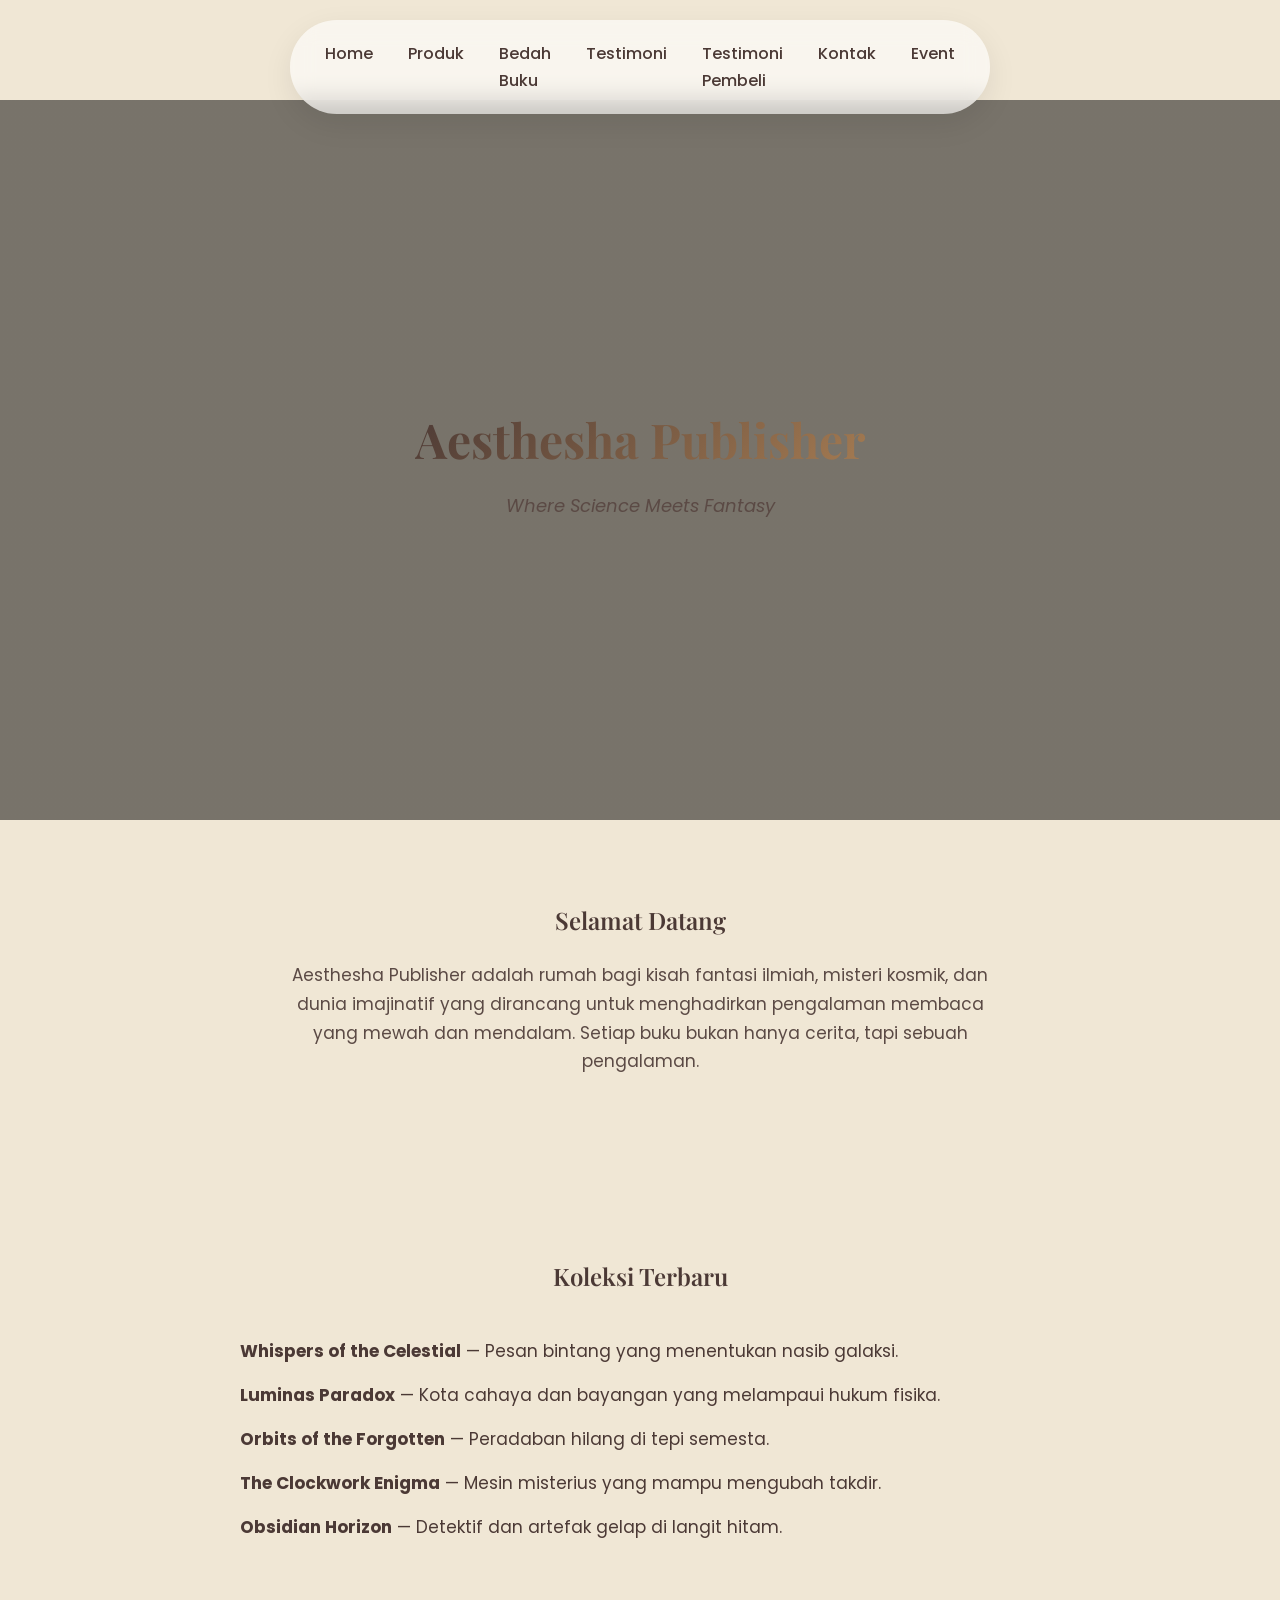
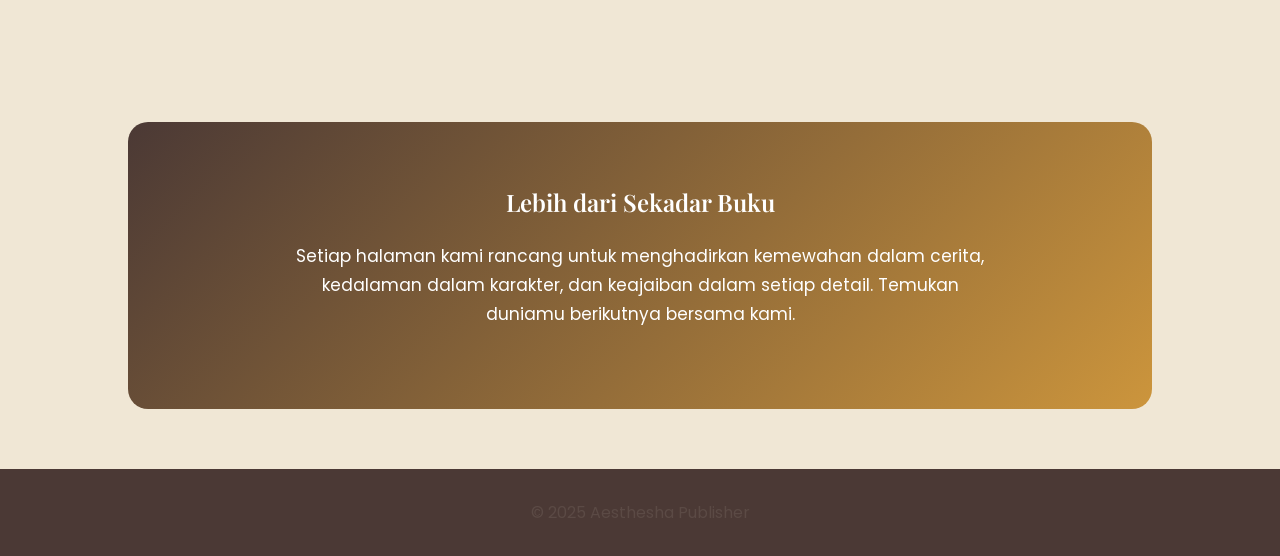
<file: index.html>
<!DOCTYPE html>
<html lang="id">
<head>
    <meta charset="UTF-8">
    <meta name="viewport" content="width=device-width, initial-scale=1.0">
    <title>Aesthesha Publisher</title>

    <!-- Google Fonts -->
    <link href="https://fonts.googleapis.com/css2?family=Poppins:wght@300;400;500;600;700&family=Playfair+Display:wght@500;600;700&display=swap" rel="stylesheet">

    <!-- CSS -->
    <link rel="stylesheet" href="style.css">
</head>
<body>

<!-- NAVBAR -->
<nav>
    <a href="index.html">Home</a>
    <a href="produk.html">Produk</a>
    <a href="bedah-buku.html">Bedah Buku</a>
    <a href="testimoni.html">Testimoni</a>
    <a href="tampil-testimoni.html">Testimoni Pembeli</a>
    <a href="kontak.html">Kontak</a>
    <a href="event.html">Event</a>
</nav>

<!-- HERO -->
<section class="hero-intro">
    <div class="hero-content">
        <h1 style="color: white;">Aesthesha Publisher</h1>
        <p class="tagline">Where Science Meets Fantasy</p>
    </div>
</section>

<!-- INTRO -->
<section class="intro">
    <h2>Selamat Datang</h2>
    <p>
        Aesthesha Publisher adalah rumah bagi kisah fantasi ilmiah,
        misteri kosmik, dan dunia imajinatif yang dirancang untuk
        menghadirkan pengalaman membaca yang mewah dan mendalam.
        Setiap buku bukan hanya cerita, tapi sebuah pengalaman.
    </p>
</section>

<!-- COLLECTION HIGHLIGHT -->
<section class="collection">
    <h2>Koleksi Terbaru</h2>
    <ul>
        <li><strong>Whispers of the Celestial</strong> — Pesan bintang yang menentukan nasib galaksi.</li>
        <li><strong>Luminas Paradox</strong> — Kota cahaya dan bayangan yang melampaui hukum fisika.</li>
        <li><strong>Orbits of the Forgotten</strong> — Peradaban hilang di tepi semesta.</li>
        <li><strong>The Clockwork Enigma</strong> — Mesin misterius yang mampu mengubah takdir.</li>
        <li><strong>Obsidian Horizon</strong> — Detektif dan artefak gelap di langit hitam.</li>
    </ul>
</section>

<!-- CLOSING -->
<section class="closing">
    <h2>Lebih dari Sekadar Buku</h2>
    <p style="color: white;">
        Setiap halaman kami rancang untuk menghadirkan kemewahan dalam cerita,
        kedalaman dalam karakter, dan keajaiban dalam setiap detail.
        Temukan duniamu berikutnya bersama kami.
    </p>
</section>

<!-- FOOTER -->
<footer>
    <p>&copy; 2025 Aesthesha Publisher</p>
</footer>

</body>

</html>
</file>
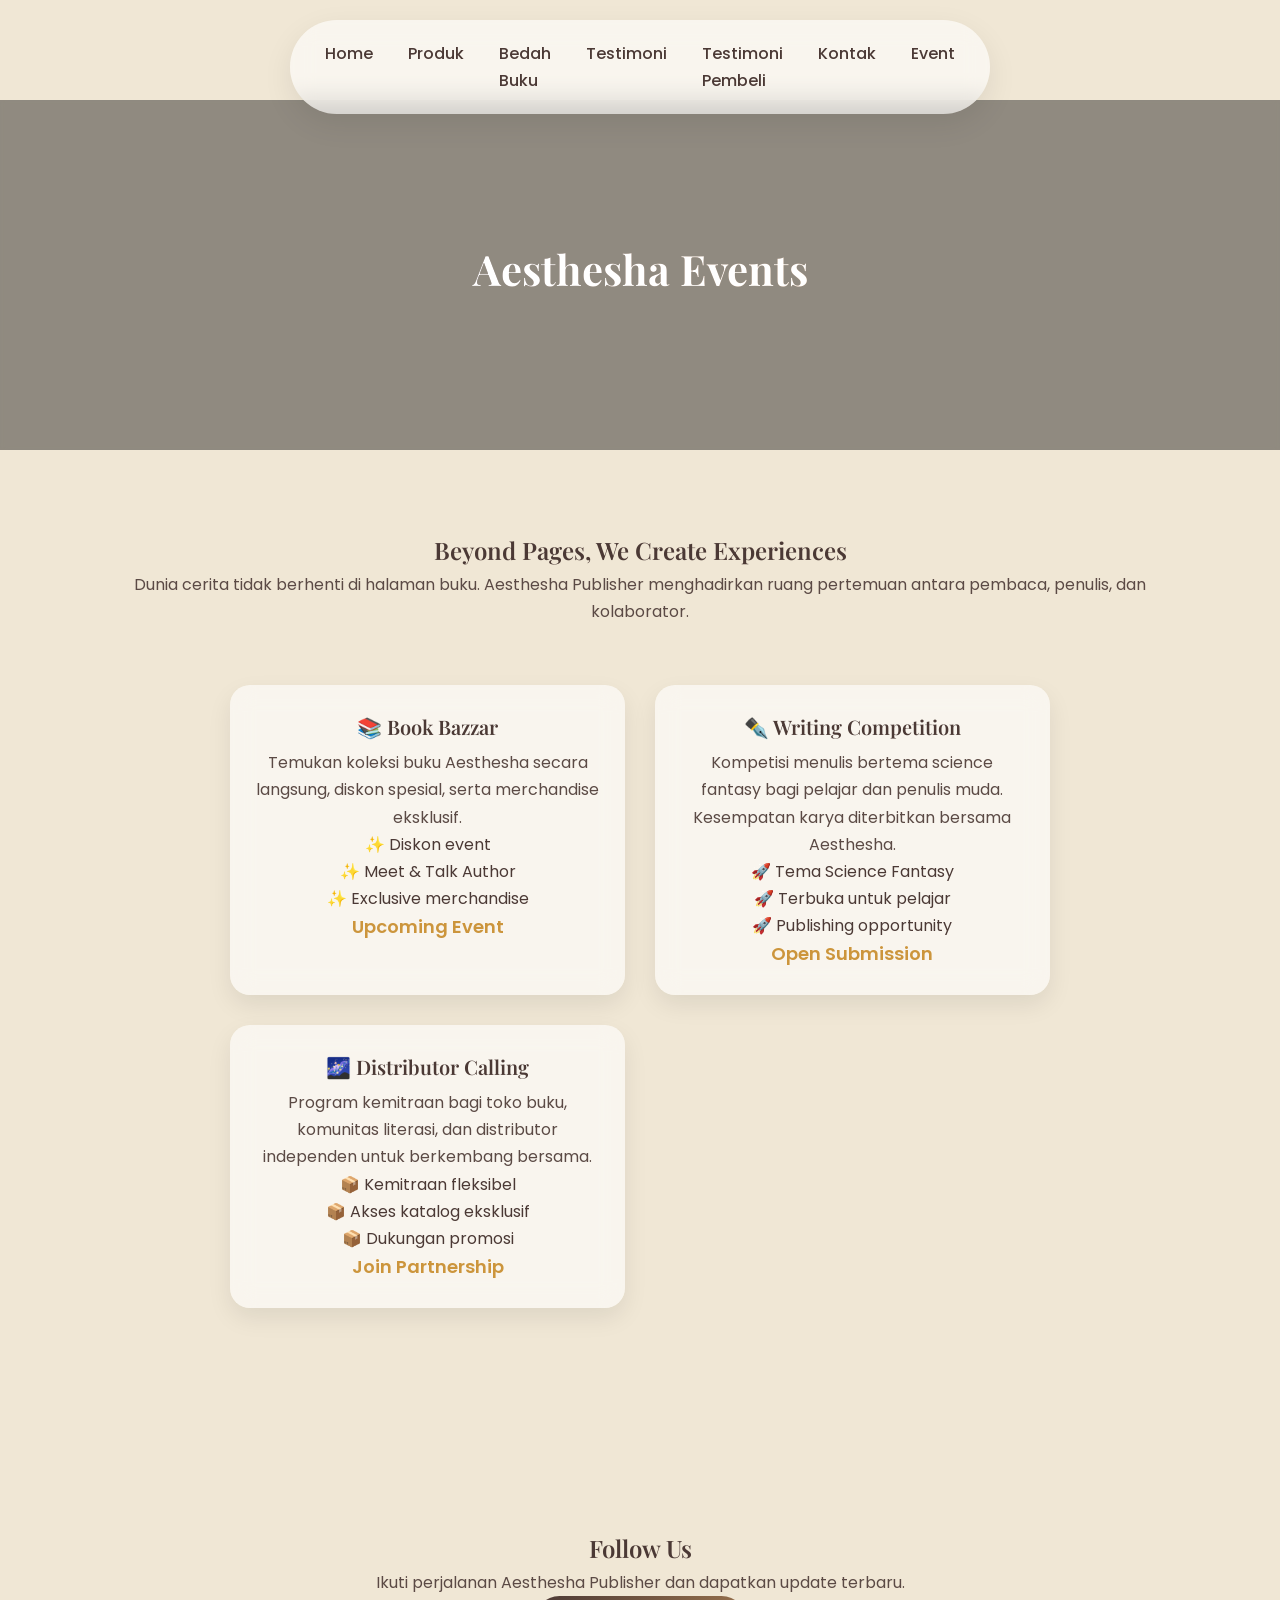
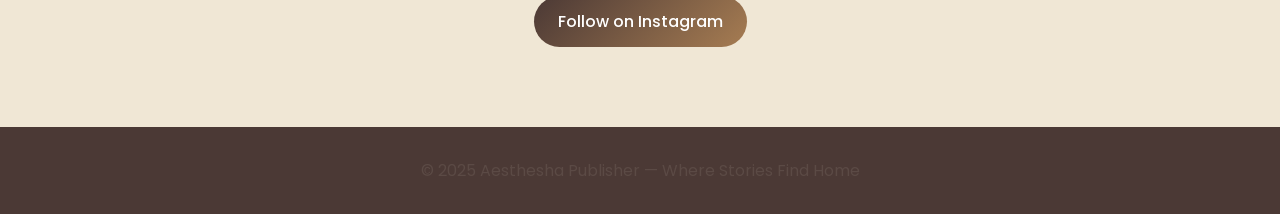
<file: event.html>
<!DOCTYPE html>
<html lang="id">
<head>
<meta charset="UTF-8">
<meta name="viewport" content="width=device-width, initial-scale=1.0">
<title>Event | Aesthesha Publisher</title>

<link rel="stylesheet" href="style.css">
</head>

<body>

<!-- NAVBAR (langsung ikut style kamu) -->
<nav>
    <a href="index.html">Home</a>
    <a href="produk.html">Produk</a>
    <a href="bedah-buku.html">Bedah Buku</a>
    <a href="testimoni.html">Testimoni</a>
    <a href="tampil-testimoni.html">Testimoni Pembeli</a>
    <a href="kontak.html">Kontak</a>
    <a href="event.html">Event</a>
</nav>

<!-- HERO (pakai class kamu) -->
<div class="sub-header">
    <h1>Aesthesha Events</h1>
</div>

<!-- SECTION EVENT -->
<section>

<h2>Beyond Pages, We Create Experiences</h2>
<p>
Dunia cerita tidak berhenti di halaman buku.
Aesthesha Publisher menghadirkan ruang pertemuan
antara pembaca, penulis, dan kolaborator.
</p>

<!-- GRID IKUT STYLE PRODUK -->
<div class="daftar-produk">

    <!-- EVENT 1 -->
    <div class="produk">
        <h2>📚 Book Bazzar</h2>
        <p>
        Temukan koleksi buku Aesthesha secara langsung,
        diskon spesial, serta merchandise eksklusif.
        </p>

        <ul style="list-style:none; padding:0;">
            <li>✨ Diskon event</li>
            <li>✨ Meet & Talk Author</li>
            <li>✨ Exclusive merchandise</li>
        </ul>

        <p class="harga">Upcoming Event</p>
    </div>

    <!-- EVENT 2 -->
    <div class="produk">
        <h2>✒️ Writing Competition</h2>
        <p>
        Kompetisi menulis bertema science fantasy
        bagi pelajar dan penulis muda.
        Kesempatan karya diterbitkan bersama Aesthesha.
        </p>

        <ul style="list-style:none; padding:0;">
            <li>🚀 Tema Science Fantasy</li>
            <li>🚀 Terbuka untuk pelajar</li>
            <li>🚀 Publishing opportunity</li>
        </ul>

        <p class="harga">Open Submission</p>
    </div>

    <!-- EVENT 3 -->
    <div class="produk">
        <h2>🌌 Distributor Calling</h2>
        <p>
        Program kemitraan bagi toko buku,
        komunitas literasi, dan distributor independen
        untuk berkembang bersama.
        </p>

        <ul style="list-style:none; padding:0;">
            <li>📦 Kemitraan fleksibel</li>
            <li>📦 Akses katalog eksklusif</li>
            <li>📦 Dukungan promosi</li>
        </ul>

        <p class="harga">Join Partnership</p>
    </div>

</div>

</section>

<!-- CLOSING (pakai style kamu) -->
 <section class="follow-us">
    <h2>Follow Us</h2>
    <p>Ikuti perjalanan Aesthesha Publisher dan dapatkan update terbaru.</p>

    <a href="https://instagram.com/bittersyuit" target="_blank" class="btn-kembali">
        Follow on Instagram
    </a>
</section>

<footer>
<p>© 2025 Aesthesha Publisher — Where Stories Find Home</p>
</footer>

</body>

</html>
</file>
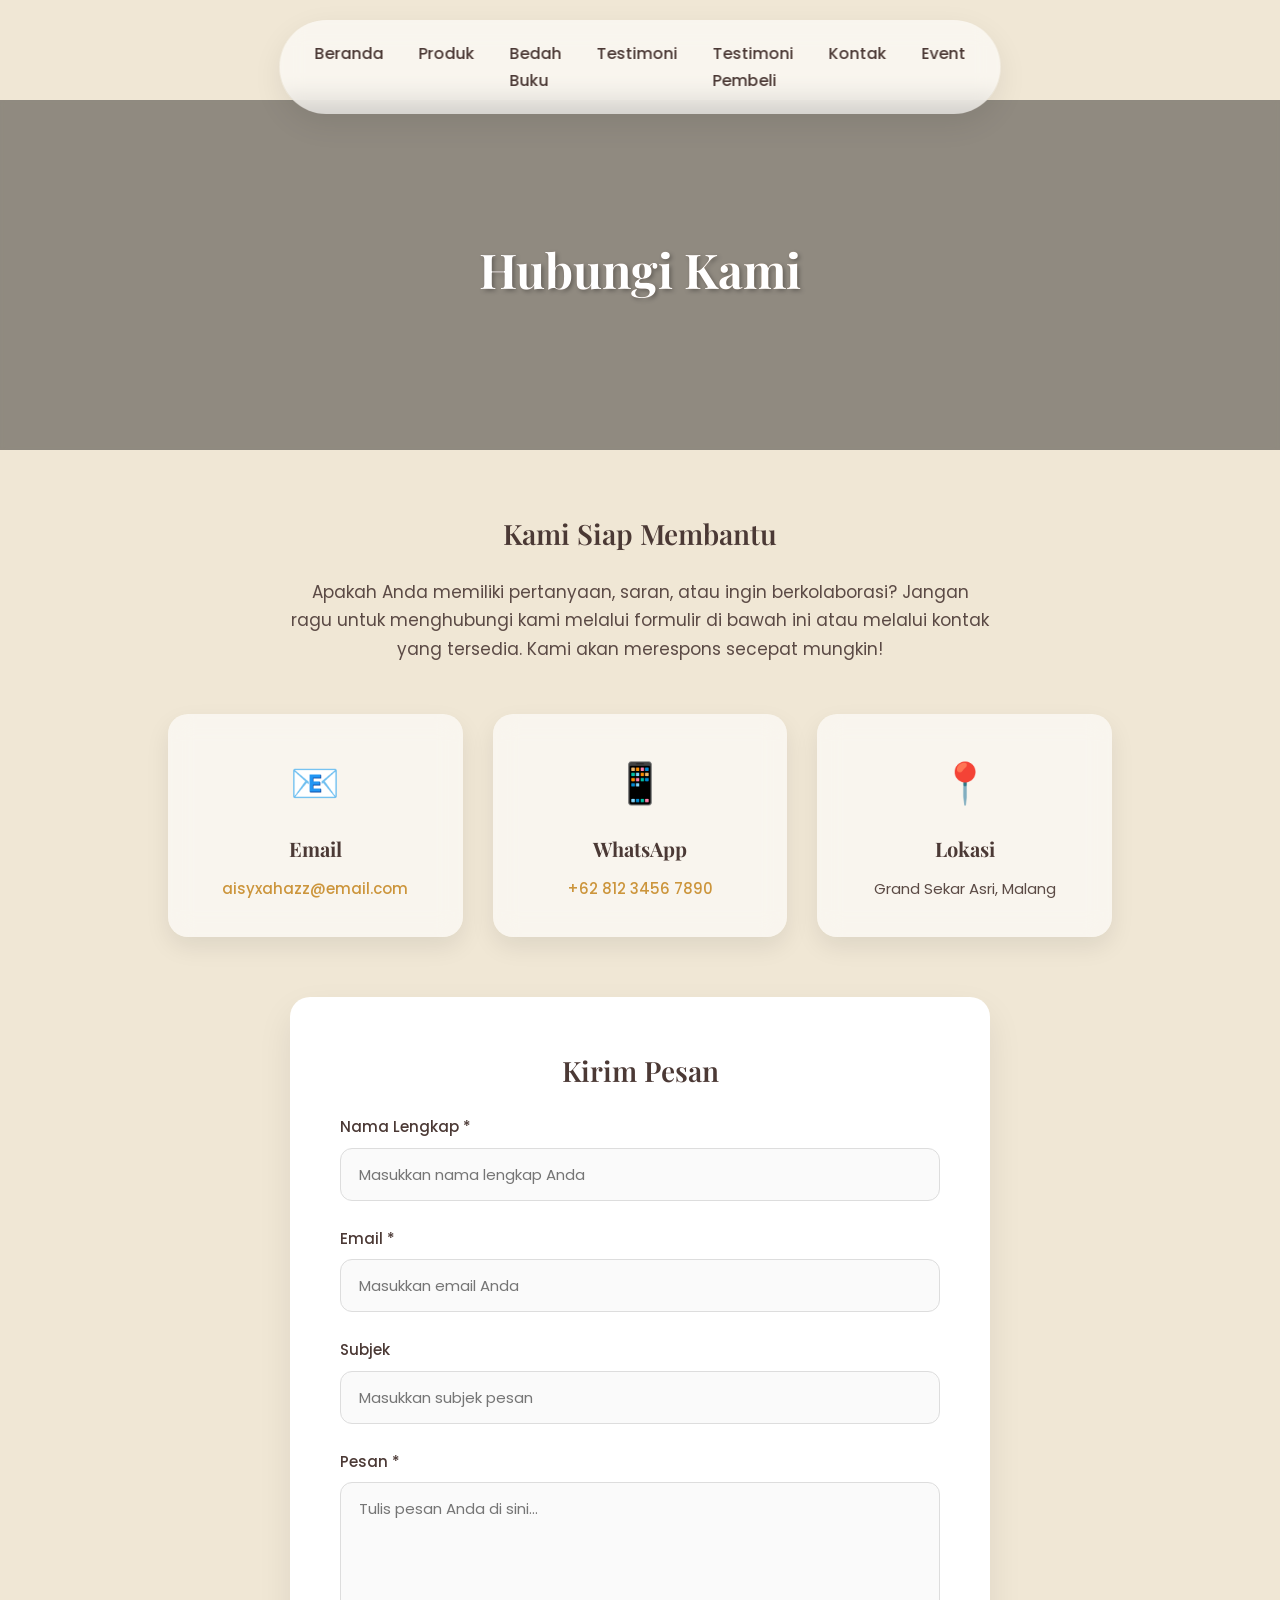
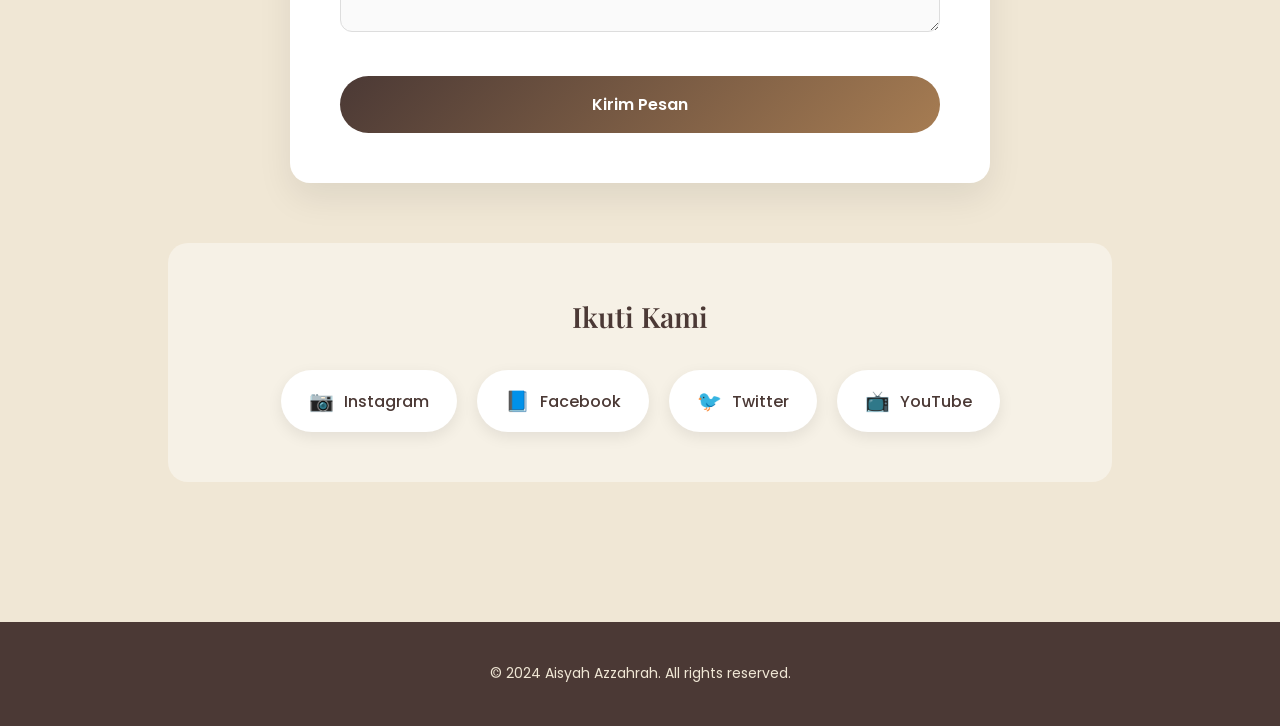
<file: kontak.html>
<!DOCTYPE html>
<html lang="id">
<head>
    <meta charset="UTF-8">
    <meta name="viewport" content="width=device-width, initial-scale=1.0">
    <title>Hubungi Kami - Aisyah Azzahrah</title>
    <link rel="preconnect" href="https://fonts.googleapis.com">
    <link rel="preconnect" href="https://fonts.gstatic.com" crossorigin>
    <link href="https://fonts.googleapis.com/css2?family=Playfair+Display:wght@500;600;700&family=Poppins:wght@300;400;500;600&display=swap" rel="stylesheet">
    <style>
        /* ===== ROOT COLORS ===== */
        :root {
            --primary: #4b3935;
            --secondary: #cc953c;
            --cream: #F0E7D5;
            --soft-bg: #f8f5ee;
            --gradient: linear-gradient(135deg, #4b3935, #a67c52);
        }

        /* ===== GLOBAL ===== */
        * { box-sizing: border-box; margin: 0; padding: 0; transition: all 0.3s ease-in-out; }
        body {
            font-family: 'Poppins', sans-serif;
            line-height: 1.7;
            background: var(--cream);
            color: var(--primary);
        }
        a { text-decoration: none; }

        /* ===== NAVBAR ===== */
        nav {
            position: fixed;
            top: 20px;
            left: 50%;
            transform: translateX(-50%);
            background: rgba(255,255,255,0.6);
            backdrop-filter: blur(12px);
            padding: 14px 35px;
            border-radius: 50px;
            display: flex;
            gap: 35px;
            box-shadow: 0 10px 30px rgba(0,0,0,0.08);
            z-index: 1000;
        }
        nav a {
            color: var(--primary);
            font-weight: 500;
            position: relative;
            padding: 6px 0;
        }
        nav a::after {
            content: "";
            position: absolute;
            width: 0%;
            height: 2px;
            bottom: 0;
            left: 0;
            background: var(--secondary);
            transition: 0.3s ease;
        }
        nav a:hover::after { width: 100%; }
        nav a:hover { color: var(--secondary); }
        nav a.active { color: var(--secondary); }
        nav a.active::after { width: 100%; }

        body { padding-top: 100px; }

        /* ===== HERO / SUB HEADER ===== */
        .sub-header {
            height: 350px;
            background-image: url(https://i.pinimg.com/1200x/c6/0b/34/c60b342e18bf46564493414c7ae3e330.jpg);
            background-size: cover;
            background-position: center;
            display: flex;
            justify-content: center;
            align-items: center;
            position: relative;
            color: white;
            font-size: 40px;
            font-weight: 600;
        }
        .sub-header::after {
            content: "";
            position: absolute;
            inset: 0;
            background: rgba(0,0,0,0.4);
            backdrop-filter: blur(3px);
        }
        .sub-header h1 {
            position: relative;
            z-index: 2;
            font-family: 'Playfair Display', serif;
            font-size: 48px;
            -webkit-text-fill-color: white;
            text-shadow: 2px 2px 4px rgba(0,0,0,0.3);
        }

        /* ===== HEADINGS ===== */
        h1 {
            font-family: 'Playfair Display', serif;
            font-size: 42px;
            text-align: center;
            background: var(--gradient);
            -webkit-background-clip: text;
            -webkit-text-fill-color: transparent;
            margin-bottom: 10px;
        }
        h2 {
            font-family: 'Playfair Display', serif;
            font-weight: 600;
            text-align: center;
            font-size: 28px;
            margin-bottom: 20px;
        }
        p {
            font-size: 16px;
            color: #5b4a45;
        }

        /* ===== CONTACT SECTION ===== */
        .contact-section {
            padding: 60px 10%;
            max-width: 1200px;
            margin: 0 auto;
        }

        .contact-intro {
            text-align: center;
            max-width: 700px;
            margin: 0 auto 50px;
        }
        .contact-intro p {
            font-size: 17px;
        }

        /* ===== CONTACT CARDS ===== */
        .contact-cards {
            display: grid;
            grid-template-columns: repeat(auto-fit, minmax(280px, 1fr));
            gap: 30px;
            margin-bottom: 60px;
        }

        .contact-card {
            background: rgba(255, 255, 255, 0.6);
            backdrop-filter: blur(12px);
            border-radius: 20px;
            padding: 35px 25px;
            text-align: center;
            box-shadow: 0 10px 25px rgba(0,0,0,0.08);
        }
        .contact-card:hover {
            transform: translateY(-10px);
            box-shadow: 0 20px 40px rgba(0,0,0,0.15);
        }
        .contact-card .icon {
            font-size: 40px;
            margin-bottom: 15px;
        }
        .contact-card h3 {
            font-family: 'Playfair Display', serif;
            font-size: 20px;
            margin-bottom: 10px;
            color: var(--primary);
        }
        .contact-card p {
            color: #5b4a45;
            font-size: 15px;
        }
        .contact-card a {
            color: var(--secondary);
            font-weight: 500;
        }
        .contact-card a:hover {
            color: var(--primary);
        }

        /* ===== FORM STYLE ===== */
        .form-container {
            max-width: 700px;
            margin: 0 auto;
            padding: 50px;
            background: white;
            border-radius: 20px;
            box-shadow: 0 15px 35px rgba(0,0,0,0.08);
        }

        .form-group {
            margin-bottom: 25px;
        }

        .form-group label {
            display: block;
            margin-bottom: 8px;
            font-weight: 500;
            color: var(--primary);
            font-size: 15px;
        }

        form input,
        form select,
        form textarea {
            width: 100%;
            padding: 14px 18px;
            margin-bottom: 0;
            border-radius: 12px;
            border: 1px solid #ddd;
            background: #fafafa;
            font-family: 'Poppins', sans-serif;
            font-size: 15px;
            color: var(--primary);
        }

        form input:focus,
        form select:focus,
        form textarea:focus {
            border-color: var(--secondary);
            box-shadow: 0 0 0 4px rgba(204,149,60,0.15);
            outline: none;
        }

        form textarea {
            min-height: 150px;
            resize: vertical;
        }

        /* ===== BUTTON ===== */
        .btn-submit {
            display: inline-block;
            width: 100%;
            padding: 16px 32px;
            border-radius: 50px;
            background: var(--gradient);
            color: white;
            border: none;
            cursor: pointer;
            font-weight: 600;
            font-size: 16px;
            font-family: 'Poppins', sans-serif;
            margin-top: 10px;
        }
        .btn-submit:hover {
            transform: scale(1.02);
            box-shadow: 0 15px 30px rgba(0,0,0,0.2);
        }

        /* ===== SOCIAL MEDIA ===== */
        .social-section {
            text-align: center;
            margin-top: 60px;
            padding: 50px 10%;
            background: rgba(255,255,255,0.4);
            border-radius: 20px;
        }
        .social-section h2 {
            margin-bottom: 30px;
        }
        .social-links {
            display: flex;
            justify-content: center;
            gap: 20px;
            flex-wrap: wrap;
        }
        .social-links a {
            display: inline-flex;
            align-items: center;
            gap: 10px;
            padding: 14px 28px;
            background: white;
            border-radius: 50px;
            color: var(--primary);
            font-weight: 500;
            box-shadow: 0 5px 15px rgba(0,0,0,0.08);
        }
        .social-links a:hover {
            background: var(--gradient);
            color: white;
            transform: translateY(-5px);
            box-shadow: 0 10px 25px rgba(0,0,0,0.15);
        }
        .social-links .icon {
            font-size: 20px;
        }

        /* ===== SUCCESS MESSAGE ===== */
        .success-message {
            background: #d4edda;
            color: #155724;
            padding: 16px 20px;
            border-radius: 12px;
            margin-bottom: 25px;
            display: none;
            text-align: center;
            font-weight: 500;
        }

        /* ===== FOOTER ===== */
        footer {
            text-align: center;
            padding: 40px;
            background: var(--primary);
            color: var(--cream);
            margin-top: 80px;
        }
        footer p {
            color: var(--cream);
            font-size: 14px;
        }

        /* ===== RESPONSIVE ===== */
        @media (max-width: 768px) {
            nav {
                padding: 12px 20px;
                gap: 20px;
                width: 90%;
            }
            .sub-header {
                height: 280px;
            }
            .sub-header h1 {
                font-size: 32px;
            }
            .contact-section {
                padding: 40px 5%;
            }
            .form-container {
                padding: 30px 20px;
            }
            .social-links {
                flex-direction: column;
                align-items: center;
            }
            .social-links a {
                width: 100%;
                max-width: 250px;
                justify-content: center;
            }
        }
    </style>
</head>
<body>
    <!-- NAVBAR -->
<nav>
    <a href="index.html">Beranda</a>
    <a href="produk.html">Produk</a>
    <a href="bedah-buku.html">Bedah Buku</a>
    <a href="testimoni.html">Testimoni</a>
    <a href="tampil-testimoni.html">Testimoni Pembeli</a>
    <a href="kontak.html">Kontak</a>
    <a href="event.html">Event</a>
</nav>
    <!-- HERO SECTION -->
    <div class="sub-header">
        <h1>Hubungi Kami</h1>
    </div>

    <!-- CONTACT SECTION -->
    <section class="contact-section">
        <div class="contact-intro">
            <h2>Kami Siap Membantu</h2>
            <p>Apakah Anda memiliki pertanyaan, saran, atau ingin berkolaborasi? Jangan ragu untuk menghubungi kami melalui formulir di bawah ini atau melalui kontak yang tersedia. Kami akan merespons secepat mungkin!</p>
        </div>

        <!-- Contact Cards -->
        <div class="contact-cards">
            <div class="contact-card">
                <div class="icon">📧</div>
                <h3>Email</h3>
                <p><a href="mailto:aisyxahazz@email.com">aisyxahazz@email.com</a></p>
            </div>
            <div class="contact-card">
                <div class="icon">📱</div>
                <h3>WhatsApp</h3>
                <p><a href="https://wa.me/6281234567890">+62 812 3456 7890</a></p>
            </div>
                <div class="contact-card">
                <div class="icon">📍</div>
                <h3>Lokasi</h3>
                <p><a href="https://www.google.com/maps?q=Grand+Sekar+Asri+Sumbersekar+Dau+Malang+Jawa+Timur" target="_blank"></a> Grand Sekar Asri, Malang</p>
            </div>
        </div>

        <!-- Contact Form -->
        <div class="form-container">
            <h2>Kirim Pesan</h2>
            
            <div class="success-message" id="successMessage">
                ✓ Pesan Anda telah terkirim! Terima kasih telah menghubungi kami.
            </div>

            <form id="contactForm" action="https://formspree.io/f/meelwwdr" method="POST">
                <div class="form-group">
                    <label for="name">Nama Lengkap *</label>
                    <input type="text" id="name" name="name" required placeholder="Masukkan nama lengkap Anda">
                </div>

                <div class="form-group">
                    <label for="email">Email *</label>
                    <input type="email" id="email" name="email" required placeholder="Masukkan email Anda">
                </div>

                <div class="form-group">
                    <label for="subject">Subjek</label>
                    <input type="text" id="subject" name="subject" placeholder="Masukkan subjek pesan">
                </div>

                <div class="form-group">
                    <label for="message">Pesan *</label>
                    <textarea id="message" name="message" required placeholder="Tulis pesan Anda di sini..."></textarea>
                </div>

                <button type="submit" class="btn-submit">Kirim Pesan</button>
            </form>
        </div>

        <!-- Social Media -->
        <div class="social-section">
            <h2>Ikuti Kami</h2>
            <div class="social-links">
                <a href="https://instagram.com/bittersyuit" target="_blank">
                    <span class="icon">📷</span>
                    <span>Instagram</span>
                </a>
                <a href="https://twitter.com/username_kamu" target="_blank">
                    <span class="icon">📘</span>
                    <span>Facebook</span>
                </a>
                <a href="https://x.com/bittersyuit" target="_blank">
                    <span class="icon">🐦</span>
                    <span>Twitter</span>
                </a>
                <a href="https://youtube.com/@aisyahazz" target="_blank">
                    <span class="icon">📺</span>
                    <span>YouTube</span>
                </a>
            </div>
        </div>
    </section>

    <!-- FOOTER -->
    <footer>
        <p>&copy; 2024 Aisyah Azzahrah. All rights reserved.</p>
    </footer>

    <script>
        document.getElementById('contactForm').addEventListener('submit', function(e) {
            e.preventDefault();
            
            // Show success message
            document.getElementById('successMessage').style.display = 'block';
            
            // Reset form
            this.reset();
            
            // Hide message after 5 seconds
            setTimeout(function() {
                document.getElementById('successMessage').style.display = 'none';
            }, 5000);
        });
    </script>
</body>

</html>
</file>
<file: style.css>
@import url('https://fonts.googleapis.com/css2?family=Poppins:wght@300;400;500;600;700&family=Playfair+Display:wght@500;600;700&display=swap');
:root {
    --primary: #4b3935;
    --secondary: #cc953c;
    --cream: #F0E7D5;
    --soft-bg: #f8f5ee;
    --gradient: linear-gradient(135deg, #4b3935, #a67c52);
}

/* =========================
   GLOBAL STYLE
========================= */
body {
    margin: 0;
    padding: 0;
    font-family: 'Poppins', sans-serif;
    background: var(--soft-bg);
    color: var(--primary);
    line-height: 1.7;
}

/* Smooth transition global */
* {
    transition: all 0.3s ease-in-out;
}

/* =========================
   HEADINGS
========================= */
h1 {
    font-family: 'Playfair Display', serif;
    font-size: 42px;
    text-align: center;
    background: var(--gradient);
    -webkit-background-clip: text;
    -webkit-text-fill-color: transparent;
    margin-bottom: 10px;
}

h2 {
    font-family: 'Playfair Display', serif;
    font-weight: 600;
    text-align: center;
}

p {
    font-size: 16px;
    color: #5b4a45;
}

/* =========================
   HERO / SUB HEADER
========================= */
.sub-header {
    height: 350px;
    background-image: url(https://i.pinimg.com/1200x/c6/0b/34/c60b342e18bf46564493414c7ae3e330.jpg);
    background-size: cover;
    background-position: center;
    display: flex;
    justify-content: center;
    align-items: center;
    position: relative;
    color: white;
    font-size: 40px;
    font-weight: 600;
}

.sub-header::after {
    content: "";
    position: absolute;
    inset: 0;
    background: rgba(0,0,0,0.4);
    backdrop-filter: blur(3px);
}

.sub-header h1 {
    position: relative;
    z-index: 2;
    -webkit-text-fill-color: white;
}

/* =========================
   PRODUCT GRID
========================= */
.daftar-produk {
    display: grid;
    grid-template-columns: repeat(auto-fit, minmax(260px, 1fr));
    gap: 30px;
    padding: 60px 10%;
}

/* Product Card - Glass Modern */
.produk {
    background: rgba(255, 255, 255, 0.6);
    backdrop-filter: blur(12px);
    border-radius: 20px;
    padding: 25px;
    text-align: center;
    box-shadow: 0 10px 25px rgba(0,0,0,0.08);
}

.produk:hover {
    transform: translateY(-10px);
    box-shadow: 0 20px 40px rgba(0,0,0,0.15);
}

.produk img {
    width: 170px;
    border-radius: 15px;
    margin-bottom: 15px;
}

.produk h2 {
    font-size: 20px;
    margin-bottom: 5px;
}

.harga {
    font-weight: 600;
    color: var(--secondary);
    font-size: 18px;
}

/* =========================
   BUTTON
========================= */
.btn-kembali,
form button {
    display: inline-block;
    padding: 12px 24px;
    border-radius: 50px;
    background: var(--gradient);
    color: white;
    border: none;
    cursor: pointer;
    font-weight: 500;
}

.btn-kembali:hover,
form button:hover {
    transform: scale(1.05);
    box-shadow: 0 10px 20px rgba(0,0,0,0.2);
}

/* =========================
   ARTICLE SECTION
========================= */
.artikel {
    max-width: 800px;
    margin: 80px auto;
    padding: 40px;
    background: white;
    border-radius: 20px;
    box-shadow: 0 15px 40px rgba(0,0,0,0.08);
}

.artikel .sampul {
    width: 200px;
    float: right;
    margin: 0 0 20px 20px;
    border-radius: 15px;
}

/* =========================
   FORM STYLE
========================= */
.formulir {
    max-width: 600px;
    margin: 60px auto;
    padding: 40px;
    background: white;
    border-radius: 20px;
    box-shadow: 0 15px 35px rgba(0,0,0,0.08);
}

form input,
form select,
form textarea {
    width: 100%;
    padding: 12px;
    margin-bottom: 20px;
    border-radius: 10px;
    border: 1px solid #ddd;
    background: #fafafa;
}

form input:focus,
form select:focus,
form textarea:focus {
    border-color: var(--secondary);
    box-shadow: 0 0 0 3px rgba(204,149,60,0.2);
}
/* =========================
   NAVBAR MODERN ELEGANT
========================= */

nav {
    position: fixed;
    top: 20px;
    left: 50%;
    transform: translateX(-50%);
    background: rgba(255, 255, 255, 0.65);
    backdrop-filter: blur(15px);
    padding: 14px 35px;
    border-radius: 50px;
    display: flex;
    gap: 35px;
    box-shadow: 0 10px 30px rgba(0,0,0,0.08);
    z-index: 1000;
}

/* Hilangkan default link style */
nav a {
    text-decoration: none;
    color: #4b3935;
    font-weight: 500;
    position: relative;
    padding: 6px 0;
    transition: 0.3s ease;
}

/* Animasi underline modern */
nav a::after {
    content: "";
    position: absolute;
    width: 0%;
    height: 2px;
    bottom: 0;
    left: 0;
    background: #cc953c;
    transition: 0.3s ease;
}

nav a:hover::after {
    width: 100%;
}

nav a:hover {
    color: #cc953c;
}

/* ===== ROOT COLORS ===== */
:root {
    --primary: #4b3935;
    --secondary: #cc953c;
    --cream: #F0E7D5;
}

/* ===== GLOBAL ===== */
* { box-sizing: border-box; margin:0; padding:0; transition: all 0.3s ease-in-out;}
body {
    font-family: 'Poppins', sans-serif;
    line-height: 1.7;
    background: var(--cream);
    color: var(--primary);
}
a { text-decoration: none; }

/* ===== NAVBAR ===== */
nav {
    position: fixed;
    top: 20px;
    left: 50%;
    transform: translateX(-50%);
    background: rgba(255,255,255,0.6);
    backdrop-filter: blur(12px);
    padding: 14px 35px;
    border-radius: 50px;
    display: flex;
    gap: 35px;
    box-shadow: 0 10px 30px rgba(0,0,0,0.08);
    z-index: 1000;
}
nav a {
    color: var(--primary);
    font-weight: 500;
    position: relative;
    padding: 6px 0;
}
nav a::after {
    content: "";
    position: absolute;
    width: 0%;
    height: 2px;
    bottom: 0;
    left: 0;
    background: var(--secondary);
    transition: 0.3s ease;
}
nav a:hover::after { width: 100%; }
nav a:hover { color: var(--secondary); }

body { padding-top: 100px; } /* supaya navbar tidak menutupi konten */

/* ===== HERO ===== */
.hero-intro {
    height: 80vh;
    background: linear-gradient(rgba(0,0,0,0.5), rgba(0,0,0,0.5)),
                url('https://i.pinimg.com/1200x/c5/23/e6/c523e62aae341afcd67e589ad8c7843d.jpg');
    background-size: cover;
    background-position: center;
    display: flex;
    align-items: center;
    justify-content: center;
    text-align: center;
}
.hero-content { color: white; }
.hero-content h1 { font-size: 48px; font-family: 'Playfair Display', serif; }
.hero-content .tagline { font-size: 18px; margin-top: 10px; font-style: italic; }

/* ===== SECTION ===== */
section { padding: 80px 10%; text-align: center; }
.intro p, .closing p { max-width: 700px; margin: 20px auto; font-size: 17px; }
.collection ul { list-style: none; padding:0; max-width: 800px; margin:40px auto; text-align:left; }
.collection li { margin: 15px 0; font-size: 17px; }

/* ===== CLOSING SECTION ===== */
.closing {
    background: linear-gradient(135deg, var(--primary), var(--secondary));
    color: white;
    border-radius: 20px;
    margin: 60px 10%;
    padding: 60px 20px;
}

/* ===== FOOTER ===== */
footer {
    text-align: center;
    padding: 30px;
    background: var(--primary);
    color: var(--cream);

    blockquote {
    font-style: italic;                 /* Italic untuk kesan klasik */
    padding-left: 20px;                 /* Jarak dari border */
    margin: 20px 0;                     /* Jarak dari paragraf lain */
    border-left: 4px solid #4b3935;     /* Border kiri warna coklat tua */
    color: #4b3935;                     /* Warna teks coklat sesuai tema */
    background-color: #F0E7D5;          /* Cream background ringan */
    border-radius: 5px;                 /* Sedikit lengkung di kotak */
    padding: 15px 20px;                 /* Ruang dalam block */
    box-shadow: 0 2px 5px rgba(75, 57, 53, 0.1); /* Sedikit shadow untuk depth */
    margin-top: 60px;
}
</file>
